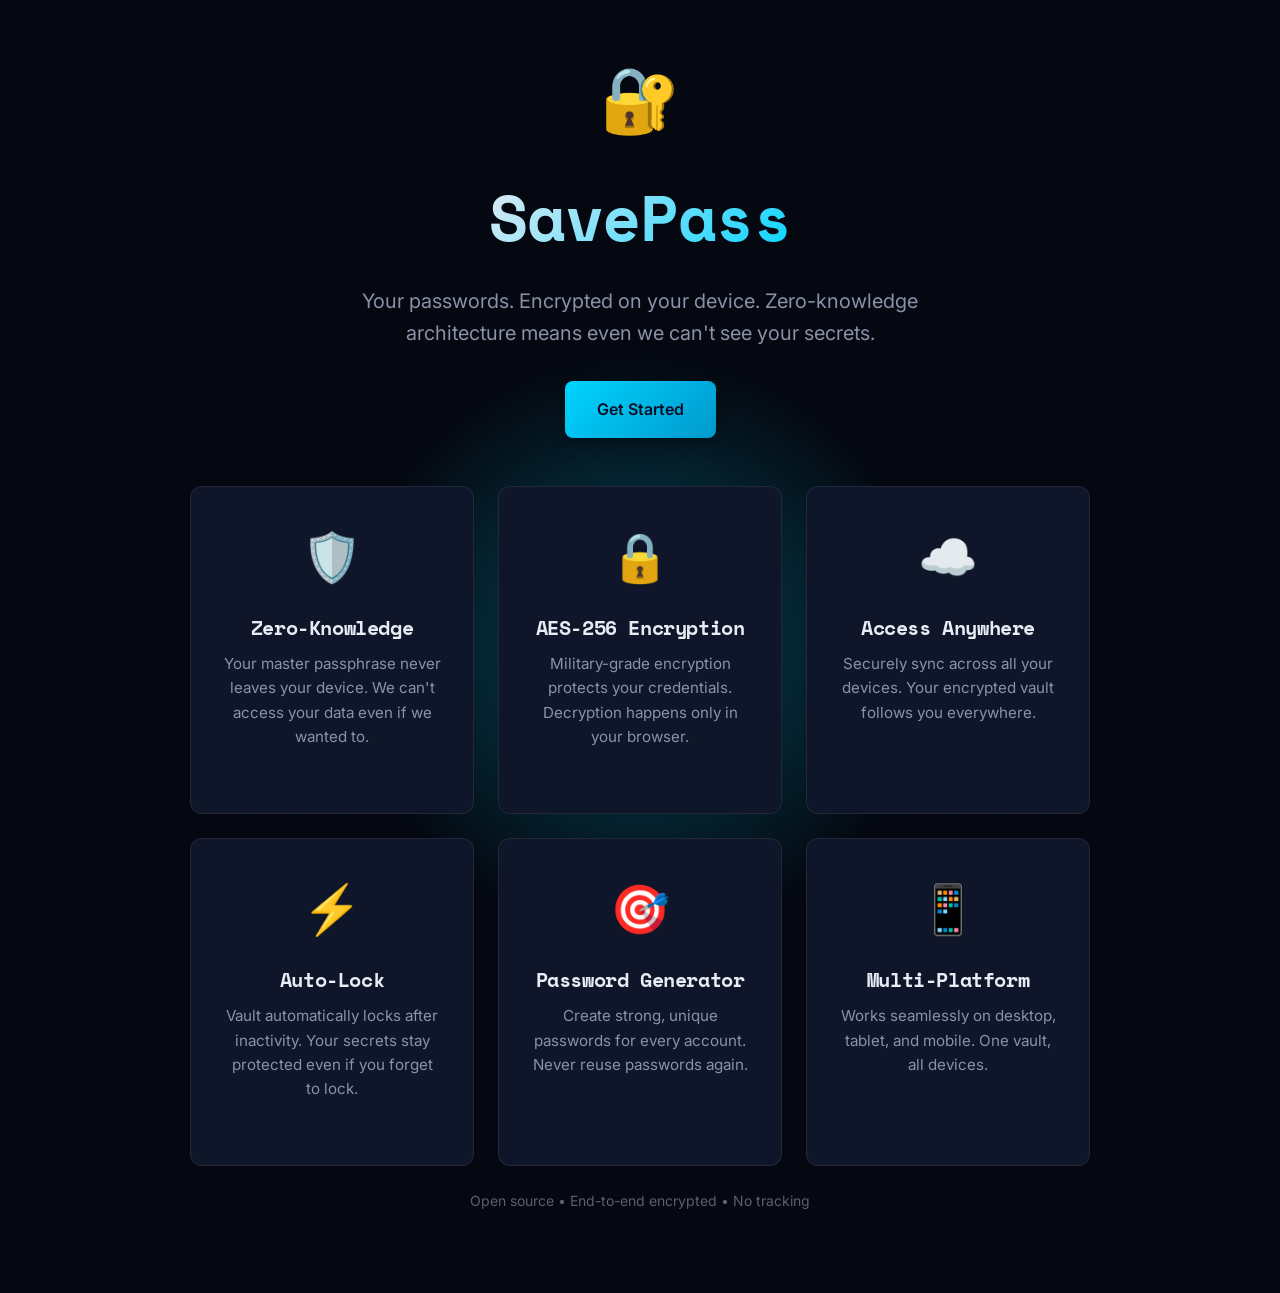
<file: index.html>
<!DOCTYPE html>
<html lang="en">
<head>
  <meta charset="UTF-8">
  <meta name="viewport" content="width=device-width, initial-scale=1.0">
  <meta name="description" content="SavePass - Secure, zero-knowledge password manager. Your secrets, encrypted locally, never visible to us.">
  <title>SavePass - Zero-Knowledge Password Manager</title>
  
  <!-- Fonts -->
  <link rel="preconnect" href="https://fonts.googleapis.com">
  <link rel="preconnect" href="https://fonts.gstatic.com" crossorigin>
  <link href="https://fonts.googleapis.com/css2?family=Inter:wght@400;500;600;700&family=Space+Mono:wght@400;700&display=swap" rel="stylesheet">
  
  <!-- Styles -->
  <link rel="stylesheet" href="css/style.css">
</head>
<body>
  <main class="hero">
    <div class="logo">🔐</div>
    <h1>SavePass</h1>
    <p>
      Your passwords. Encrypted on your device. Zero-knowledge architecture means
      even we can't see your secrets.
    </p>
    
    <a href="login.html" class="btn btn-primary">
      Get Started
    </a>

    <div class="features">
      <div class="feature-card">
        <div class="feature-icon">🛡️</div>
        <h3>Zero-Knowledge</h3>
        <p>Your master passphrase never leaves your device. We can't access your data even if we wanted to.</p>
      </div>

      <div class="feature-card">
        <div class="feature-icon">🔒</div>
        <h3>AES-256 Encryption</h3>
        <p>Military-grade encryption protects your credentials. Decryption happens only in your browser.</p>
      </div>

      <div class="feature-card">
        <div class="feature-icon">☁️</div>
        <h3>Access Anywhere</h3>
        <p>Securely sync across all your devices. Your encrypted vault follows you everywhere.</p>
      </div>

      <div class="feature-card">
        <div class="feature-icon">⚡</div>
        <h3>Auto-Lock</h3>
        <p>Vault automatically locks after inactivity. Your secrets stay protected even if you forget to lock.</p>
      </div>

      <div class="feature-card">
        <div class="feature-icon">🎯</div>
        <h3>Password Generator</h3>
        <p>Create strong, unique passwords for every account. Never reuse passwords again.</p>
      </div>

      <div class="feature-card">
        <div class="feature-icon">📱</div>
        <h3>Multi-Platform</h3>
        <p>Works seamlessly on desktop, tablet, and mobile. One vault, all devices.</p>
      </div>
    </div>

    <div class="mt-3 text-center">
      <p style="color: var(--text-dim); font-size: 0.875rem;">
        Open source • End-to-end encrypted • No tracking
      </p>
    </div>
  </main>

  <script>
    // Redirect if already logged in
    if (window.location.pathname === '/' || window.location.pathname === '/index.html') {
      // Check for session in localStorage/sessionStorage if needed
      // For now, just let users access landing page
    }
  </script>
</body>
</html>
</file>
<file: css/style.css>
/* SavePass - Zero-Knowledge Password Manager Styles */
/* Security-focused, modern design with vault aesthetic */

:root {
  /* Color Palette - Security-focused with depth */
  --primary: #0a0e27;
  --primary-light: #1a1f3a;
  --accent: #00d4ff;
  --accent-dim: #0099cc;
  --accent-glow: rgba(0, 212, 255, 0.3);
  
  --success: #00ff88;
  --warning: #ffb800;
  --danger: #ff4757;
  
  --bg-dark: #050810;
  --bg-card: #0f1629;
  --bg-card-hover: #151d35;
  
  --text-primary: #e8ecf4;
  --text-secondary: #8b92a8;
  --text-dim: #5a5f73;
  
  --border: rgba(255, 255, 255, 0.08);
  --border-focus: rgba(0, 212, 255, 0.4);
  
  /* Spacing */
  --spacing-xs: 0.25rem;
  --spacing-sm: 0.5rem;
  --spacing-md: 1rem;
  --spacing-lg: 1.5rem;
  --spacing-xl: 2rem;
  --spacing-2xl: 3rem;
  
  /* Border Radius */
  --radius-sm: 4px;
  --radius-md: 8px;
  --radius-lg: 12px;
  --radius-xl: 16px;
  
  /* Shadows */
  --shadow-sm: 0 2px 8px rgba(0, 0, 0, 0.3);
  --shadow-md: 0 4px 16px rgba(0, 0, 0, 0.4);
  --shadow-lg: 0 8px 32px rgba(0, 0, 0, 0.5);
  --shadow-glow: 0 0 20px var(--accent-glow);
  
  /* Fonts */
  --font-display: 'Space Mono', 'Courier New', monospace;
  --font-body: 'Inter', -apple-system, BlinkMacSystemFont, 'Segoe UI', sans-serif;
}

/* ============================================
   GLOBAL RESET & BASE STYLES
   ============================================ */

* {
  margin: 0;
  padding: 0;
  box-sizing: border-box;
}

html {
  font-size: 16px;
  scroll-behavior: smooth;
}

body {
  font-family: var(--font-body);
  background: var(--bg-dark);
  color: var(--text-primary);
  line-height: 1.6;
  overflow-x: hidden;
  position: relative;
}

/* Animated background grid */
body::before {
  content: '';
  position: fixed;
  top: 0;
  left: 0;
  width: 100%;
  height: 100%;
  background-image: 
    linear-gradient(rgba(0, 212, 255, 0.03) 1px, transparent 1px),
    linear-gradient(90deg, rgba(0, 212, 255, 0.03) 1px, transparent 1px);
  background-size: 50px 50px;
  z-index: -1;
  opacity: 0.5;
  animation: gridPulse 10s ease-in-out infinite;
}

@keyframes gridPulse {
  0%, 100% { opacity: 0.3; }
  50% { opacity: 0.5; }
}

h1, h2, h3, h4, h5, h6 {
  font-family: var(--font-display);
  font-weight: 700;
  letter-spacing: -0.02em;
}

a {
  color: var(--accent);
  text-decoration: none;
  transition: color 0.2s;
}

a:hover {
  color: var(--text-primary);
}

/* ============================================
   LAYOUT
   ============================================ */

.container {
  max-width: 1200px;
  margin: 0 auto;
  padding: 0 var(--spacing-lg);
}

.container-sm {
  max-width: 600px;
  margin: 0 auto;
  padding: 0 var(--spacing-lg);
}

/* ============================================
   LANDING PAGE
   ============================================ */

.hero {
  min-height: 100vh;
  display: flex;
  flex-direction: column;
  justify-content: center;
  align-items: center;
  text-align: center;
  padding: var(--spacing-2xl) var(--spacing-lg);
  position: relative;
  overflow: hidden;
}

.hero::after {
  content: '';
  position: absolute;
  top: 50%;
  left: 50%;
  transform: translate(-50%, -50%);
  width: 600px;
  height: 600px;
  background: radial-gradient(circle, var(--accent-glow) 0%, transparent 70%);
  z-index: -1;
  animation: pulse 4s ease-in-out infinite;
}

@keyframes pulse {
  0%, 100% { transform: translate(-50%, -50%) scale(1); opacity: 0.5; }
  50% { transform: translate(-50%, -50%) scale(1.1); opacity: 0.7; }
}

.logo {
  font-size: 4rem;
  margin-bottom: var(--spacing-md);
  animation: float 3s ease-in-out infinite;
}

@keyframes float {
  0%, 100% { transform: translateY(0); }
  50% { transform: translateY(-10px); }
}

.hero h1 {
  font-size: clamp(2.5rem, 5vw, 4rem);
  margin-bottom: var(--spacing-md);
  background: linear-gradient(135deg, var(--text-primary), var(--accent));
  -webkit-background-clip: text;
  -webkit-text-fill-color: transparent;
  background-clip: text;
}

.hero p {
  font-size: 1.25rem;
  color: var(--text-secondary);
  max-width: 600px;
  margin: 0 auto var(--spacing-xl);
}

.features {
  display: grid;
  grid-template-columns: repeat(auto-fit, minmax(250px, 1fr));
  gap: var(--spacing-lg);
  margin-top: var(--spacing-2xl);
  max-width: 900px;
}

.feature-card {
  background: var(--bg-card);
  border: 1px solid var(--border);
  border-radius: var(--radius-lg);
  padding: var(--spacing-xl);
  text-align: center;
  transition: all 0.3s ease;
}

.feature-card:hover {
  background: var(--bg-card-hover);
  border-color: var(--accent);
  box-shadow: var(--shadow-glow);
  transform: translateY(-5px);
}

.feature-icon {
  font-size: 3rem;
  margin-bottom: var(--spacing-md);
}

.feature-card h3 {
  font-size: 1.25rem;
  margin-bottom: var(--spacing-sm);
}

.feature-card p {
  color: var(--text-secondary);
  font-size: 0.95rem;
}

/* ============================================
   BUTTONS
   ============================================ */

.btn {
  display: inline-flex;
  align-items: center;
  gap: var(--spacing-sm);
  padding: var(--spacing-md) var(--spacing-xl);
  border: none;
  border-radius: var(--radius-md);
  font-family: var(--font-body);
  font-size: 1rem;
  font-weight: 600;
  cursor: pointer;
  transition: all 0.2s ease;
  text-decoration: none;
  position: relative;
  overflow: hidden;
}

.btn::before {
  content: '';
  position: absolute;
  top: 50%;
  left: 50%;
  width: 0;
  height: 0;
  border-radius: 50%;
  background: rgba(255, 255, 255, 0.1);
  transform: translate(-50%, -50%);
  transition: width 0.3s, height 0.3s;
}

.btn:hover::before {
  width: 300px;
  height: 300px;
}

.btn-primary {
  background: linear-gradient(135deg, var(--accent), var(--accent-dim));
  color: var(--primary);
  box-shadow: var(--shadow-md);
}

.btn-primary:hover {
  box-shadow: var(--shadow-glow);
  transform: translateY(-2px);
}

.btn-secondary {
  background: var(--bg-card);
  color: var(--text-primary);
  border: 1px solid var(--border);
}

.btn-secondary:hover {
  background: var(--bg-card-hover);
  border-color: var(--accent);
}

.btn-danger {
  background: var(--danger);
  color: white;
}

.btn-danger:hover {
  background: #ff3344;
}

.btn-sm {
  padding: var(--spacing-sm) var(--spacing-md);
  font-size: 0.875rem;
}

.btn-icon {
  background: transparent;
  border: none;
  color: var(--text-secondary);
  cursor: pointer;
  padding: var(--spacing-sm);
  border-radius: var(--radius-sm);
  transition: all 0.2s;
  font-size: 1.2rem;
}

.btn-icon:hover {
  background: var(--bg-card-hover);
  color: var(--accent);
}

.google-btn {
  background: white;
  color: #333;
  font-weight: 500;
  padding: var(--spacing-md) var(--spacing-xl);
  box-shadow: var(--shadow-md);
}

.google-btn:hover {
  box-shadow: var(--shadow-lg);
}

/* ============================================
   LOGIN PAGE
   ============================================ */

.login-container {
  min-height: 100vh;
  display: flex;
  align-items: center;
  justify-content: center;
  padding: var(--spacing-lg);
}

.login-card {
  background: var(--bg-card);
  border: 1px solid var(--border);
  border-radius: var(--radius-xl);
  padding: var(--spacing-2xl);
  max-width: 450px;
  width: 100%;
  box-shadow: var(--shadow-lg);
  text-align: center;
  animation: slideUp 0.5s ease;
}

@keyframes slideUp {
  from {
    opacity: 0;
    transform: translateY(30px);
  }
  to {
    opacity: 1;
    transform: translateY(0);
  }
}

.login-card .logo {
  font-size: 3rem;
  margin-bottom: var(--spacing-md);
}

.login-card h1 {
  margin-bottom: var(--spacing-sm);
}

.login-card p {
  color: var(--text-secondary);
  margin-bottom: var(--spacing-xl);
}

.divider {
  display: flex;
  align-items: center;
  margin: var(--spacing-xl) 0;
  color: var(--text-dim);
  font-size: 0.875rem;
}

.divider::before,
.divider::after {
  content: '';
  flex: 1;
  height: 1px;
  background: var(--border);
}

.divider::before {
  margin-right: var(--spacing-md);
}

.divider::after {
  margin-left: var(--spacing-md);
}

/* ============================================
   DASHBOARD
   ============================================ */

.dashboard {
  min-height: 100vh;
  display: flex;
  flex-direction: column;
}

.dashboard-header {
  background: var(--bg-card);
  border-bottom: 1px solid var(--border);
  padding: var(--spacing-lg);
  position: sticky;
  top: 0;
  z-index: 100;
  backdrop-filter: blur(10px);
}

.header-content {
  display: flex;
  justify-content: space-between;
  align-items: center;
  max-width: 1400px;
  margin: 0 auto;
}

.header-left {
  display: flex;
  align-items: center;
  gap: var(--spacing-lg);
}

.header-logo {
  font-size: 1.5rem;
  font-family: var(--font-display);
}

.vault-status {
  display: flex;
  align-items: center;
  gap: var(--spacing-sm);
  padding: var(--spacing-sm) var(--spacing-md);
  background: var(--bg-dark);
  border-radius: var(--radius-md);
  font-size: 0.875rem;
  border: 1px solid var(--border);
}

.vault-status.unlocked {
  border-color: var(--success);
  color: var(--success);
}

.vault-status.locked {
  border-color: var(--danger);
  color: var(--danger);
}

.status-indicator {
  width: 8px;
  height: 8px;
  border-radius: 50%;
  animation: pulse 2s ease-in-out infinite;
}

.vault-status.unlocked .status-indicator {
  background: var(--success);
}

.vault-status.locked .status-indicator {
  background: var(--danger);
}

.header-right {
  display: flex;
  align-items: center;
  gap: var(--spacing-md);
}

.user-menu {
  display: flex;
  align-items: center;
  gap: var(--spacing-sm);
}

.user-avatar {
  width: 36px;
  height: 36px;
  border-radius: 50%;
  background: linear-gradient(135deg, var(--accent), var(--accent-dim));
  display: flex;
  align-items: center;
  justify-content: center;
  font-weight: 700;
  font-size: 0.875rem;
  color: var(--primary);
}

.dashboard-main {
  flex: 1;
  padding: var(--spacing-xl);
  max-width: 1400px;
  margin: 0 auto;
  width: 100%;
}

/* Stats Section */
.stats-grid {
  display: grid;
  grid-template-columns: repeat(auto-fit, minmax(200px, 1fr));
  gap: var(--spacing-lg);
  margin-bottom: var(--spacing-2xl);
}

.stat-card {
  background: var(--bg-card);
  border: 1px solid var(--border);
  border-radius: var(--radius-lg);
  padding: var(--spacing-lg);
  transition: all 0.3s;
}

.stat-card:hover {
  border-color: var(--accent);
  box-shadow: var(--shadow-glow);
  transform: translateY(-3px);
}

.stat-value {
  font-size: 2.5rem;
  font-family: var(--font-display);
  color: var(--accent);
  margin-bottom: var(--spacing-xs);
}

.stat-label {
  color: var(--text-secondary);
  font-size: 0.875rem;
  text-transform: uppercase;
  letter-spacing: 0.05em;
}

/* Toolbar */
.toolbar {
  display: flex;
  justify-content: space-between;
  align-items: center;
  margin-bottom: var(--spacing-xl);
  gap: var(--spacing-md);
  flex-wrap: wrap;
}

.search-bar {
  flex: 1;
  min-width: 300px;
  max-width: 500px;
  position: relative;
}

.search-bar input {
  width: 100%;
  padding: var(--spacing-md) var(--spacing-md) var(--spacing-md) 3rem;
  background: var(--bg-card);
  border: 1px solid var(--border);
  border-radius: var(--radius-md);
  color: var(--text-primary);
  font-family: var(--font-body);
  font-size: 1rem;
  transition: all 0.2s;
}

.search-bar input:focus {
  outline: none;
  border-color: var(--accent);
  box-shadow: var(--shadow-glow);
}

.search-bar::before {
  content: '🔍';
  position: absolute;
  left: var(--spacing-md);
  top: 50%;
  transform: translateY(-50%);
  font-size: 1.2rem;
}

.filters {
  display: flex;
  gap: var(--spacing-sm);
  flex-wrap: wrap;
}

.filter-btn {
  padding: var(--spacing-sm) var(--spacing-md);
  background: var(--bg-card);
  border: 1px solid var(--border);
  border-radius: var(--radius-md);
  color: var(--text-secondary);
  font-size: 0.875rem;
  cursor: pointer;
  transition: all 0.2s;
}

.filter-btn:hover,
.filter-btn.active {
  background: var(--accent);
  color: var(--primary);
  border-color: var(--accent);
}

/* Credentials Grid */
.credentials-grid {
  display: grid;
  grid-template-columns: repeat(auto-fill, minmax(350px, 1fr));
  gap: var(--spacing-lg);
}

.credential-card {
  background: var(--bg-card);
  border: 1px solid var(--border);
  border-radius: var(--radius-lg);
  padding: var(--spacing-lg);
  transition: all 0.3s;
  animation: fadeIn 0.5s ease;
}

@keyframes fadeIn {
  from {
    opacity: 0;
    transform: translateY(20px);
  }
  to {
    opacity: 1;
    transform: translateY(0);
  }
}

.credential-card:hover {
  border-color: var(--accent);
  box-shadow: var(--shadow-md);
  transform: translateY(-3px);
}

.credential-header {
  display: flex;
  gap: var(--spacing-md);
  margin-bottom: var(--spacing-md);
  align-items: flex-start;
}

.credential-icon {
  font-size: 2rem;
  flex-shrink: 0;
}

.credential-info {
  flex: 1;
  min-width: 0;
}

.credential-title {
  font-size: 1.125rem;
  margin-bottom: var(--spacing-xs);
  color: var(--text-primary);
  overflow: hidden;
  text-overflow: ellipsis;
  white-space: nowrap;
}

.credential-username {
  color: var(--text-secondary);
  font-size: 0.875rem;
  overflow: hidden;
  text-overflow: ellipsis;
  white-space: nowrap;
}

.favorite-btn {
  background: transparent;
  border: none;
  font-size: 1.5rem;
  cursor: pointer;
  color: var(--text-dim);
  transition: all 0.2s;
  flex-shrink: 0;
}

.favorite-btn:hover {
  color: var(--warning);
  transform: scale(1.2);
}

.favorite-btn.active {
  color: var(--warning);
}

.credential-body {
  margin-bottom: var(--spacing-md);
}

.credential-field {
  margin-bottom: var(--spacing-md);
}

.field-label {
  display: block;
  color: var(--text-dim);
  font-size: 0.75rem;
  text-transform: uppercase;
  letter-spacing: 0.05em;
  margin-bottom: var(--spacing-xs);
}

.password-field {
  display: flex;
  gap: var(--spacing-sm);
  align-items: center;
}

.password-display {
  flex: 1;
  padding: var(--spacing-sm) var(--spacing-md);
  background: var(--bg-dark);
  border: 1px solid var(--border);
  border-radius: var(--radius-sm);
  color: var(--text-primary);
  font-family: 'Courier New', monospace;
  font-size: 0.95rem;
}

.credential-notes {
  color: var(--text-secondary);
  font-size: 0.875rem;
  line-height: 1.5;
}

.credential-footer {
  display: flex;
  justify-content: space-between;
  align-items: center;
  padding-top: var(--spacing-md);
  border-top: 1px solid var(--border);
}

.credential-date {
  color: var(--text-dim);
  font-size: 0.75rem;
}

.credential-actions {
  display: flex;
  gap: var(--spacing-sm);
}

/* Empty State */
.empty-state {
  text-align: center;
  padding: var(--spacing-2xl);
  color: var(--text-secondary);
}

.empty-state-icon {
  font-size: 4rem;
  margin-bottom: var(--spacing-md);
  opacity: 0.5;
}

.empty-state h3 {
  margin-bottom: var(--spacing-sm);
}

/* ============================================
   MODALS
   ============================================ */

.modal-overlay {
  position: fixed;
  top: 0;
  left: 0;
  width: 100%;
  height: 100%;
  background: rgba(0, 0, 0, 0.8);
  backdrop-filter: blur(5px);
  display: flex;
  align-items: center;
  justify-content: center;
  z-index: 1000;
  animation: fadeIn 0.3s ease;
}

.modal {
  background: var(--bg-card);
  border: 1px solid var(--border);
  border-radius: var(--radius-xl);
  padding: var(--spacing-2xl);
  max-width: 500px;
  width: 90%;
  max-height: 90vh;
  overflow-y: auto;
  box-shadow: var(--shadow-lg);
  animation: slideUp 0.3s ease;
}

.modal-header {
  margin-bottom: var(--spacing-xl);
}

.modal-header h2 {
  margin-bottom: var(--spacing-sm);
}

.modal-body {
  margin-bottom: var(--spacing-xl);
}

.form-group {
  margin-bottom: var(--spacing-lg);
}

.form-label {
  display: block;
  margin-bottom: var(--spacing-sm);
  color: var(--text-secondary);
  font-size: 0.875rem;
  font-weight: 500;
}

.form-input,
.form-select,
.form-textarea {
  width: 100%;
  padding: var(--spacing-md);
  background: var(--bg-dark);
  border: 1px solid var(--border);
  border-radius: var(--radius-md);
  color: var(--text-primary);
  font-family: var(--font-body);
  font-size: 1rem;
  transition: all 0.2s;
}

.form-input:focus,
.form-select:focus,
.form-textarea:focus {
  outline: none;
  border-color: var(--accent);
  box-shadow: var(--shadow-glow);
}

.form-textarea {
  min-height: 100px;
  resize: vertical;
}

.password-strength {
  margin-top: var(--spacing-sm);
}

.strength-bar {
  height: 4px;
  background: var(--border);
  border-radius: 2px;
  overflow: hidden;
  margin-bottom: var(--spacing-xs);
}

.strength-fill {
  height: 100%;
  transition: all 0.3s;
  border-radius: 2px;
}

.strength-fill.weak {
  width: 33%;
  background: var(--danger);
}

.strength-fill.medium {
  width: 66%;
  background: var(--warning);
}

.strength-fill.strong {
  width: 100%;
  background: var(--success);
}

.strength-label {
  font-size: 0.75rem;
  color: var(--text-dim);
}

.modal-footer {
  display: flex;
  gap: var(--spacing-md);
  justify-content: flex-end;
}

/* ============================================
   NOTIFICATIONS
   ============================================ */

.notification {
  position: fixed;
  top: var(--spacing-lg);
  right: var(--spacing-lg);
  padding: var(--spacing-md) var(--spacing-lg);
  background: var(--bg-card);
  border: 1px solid var(--border);
  border-radius: var(--radius-md);
  box-shadow: var(--shadow-lg);
  z-index: 2000;
  transform: translateX(400px);
  transition: transform 0.3s ease;
}

.notification.show {
  transform: translateX(0);
}

.notification-success {
  border-left: 4px solid var(--success);
}

.notification-error {
  border-left: 4px solid var(--danger);
}

.notification-warning {
  border-left: 4px solid var(--warning);
}

/* ============================================
   RESPONSIVE
   ============================================ */

@media (max-width: 768px) {
  .hero h1 {
    font-size: 2rem;
  }

  .features {
    grid-template-columns: 1fr;
  }

  .header-content {
    flex-direction: column;
    gap: var(--spacing-md);
  }

  .toolbar {
    flex-direction: column;
    align-items: stretch;
  }

  .search-bar {
    max-width: none;
  }

  .credentials-grid {
    grid-template-columns: 1fr;
  }

  .credential-footer {
    flex-direction: column;
    align-items: flex-start;
    gap: var(--spacing-md);
  }
}

/* ============================================
   UTILITIES
   ============================================ */

.text-center {
  text-align: center;
}

.mt-1 { margin-top: var(--spacing-sm); }
.mt-2 { margin-top: var(--spacing-md); }
.mt-3 { margin-top: var(--spacing-lg); }

.mb-1 { margin-bottom: var(--spacing-sm); }
.mb-2 { margin-bottom: var(--spacing-md); }
.mb-3 { margin-bottom: var(--spacing-lg); }

.hidden {
  display: none !important;
}
</file>
